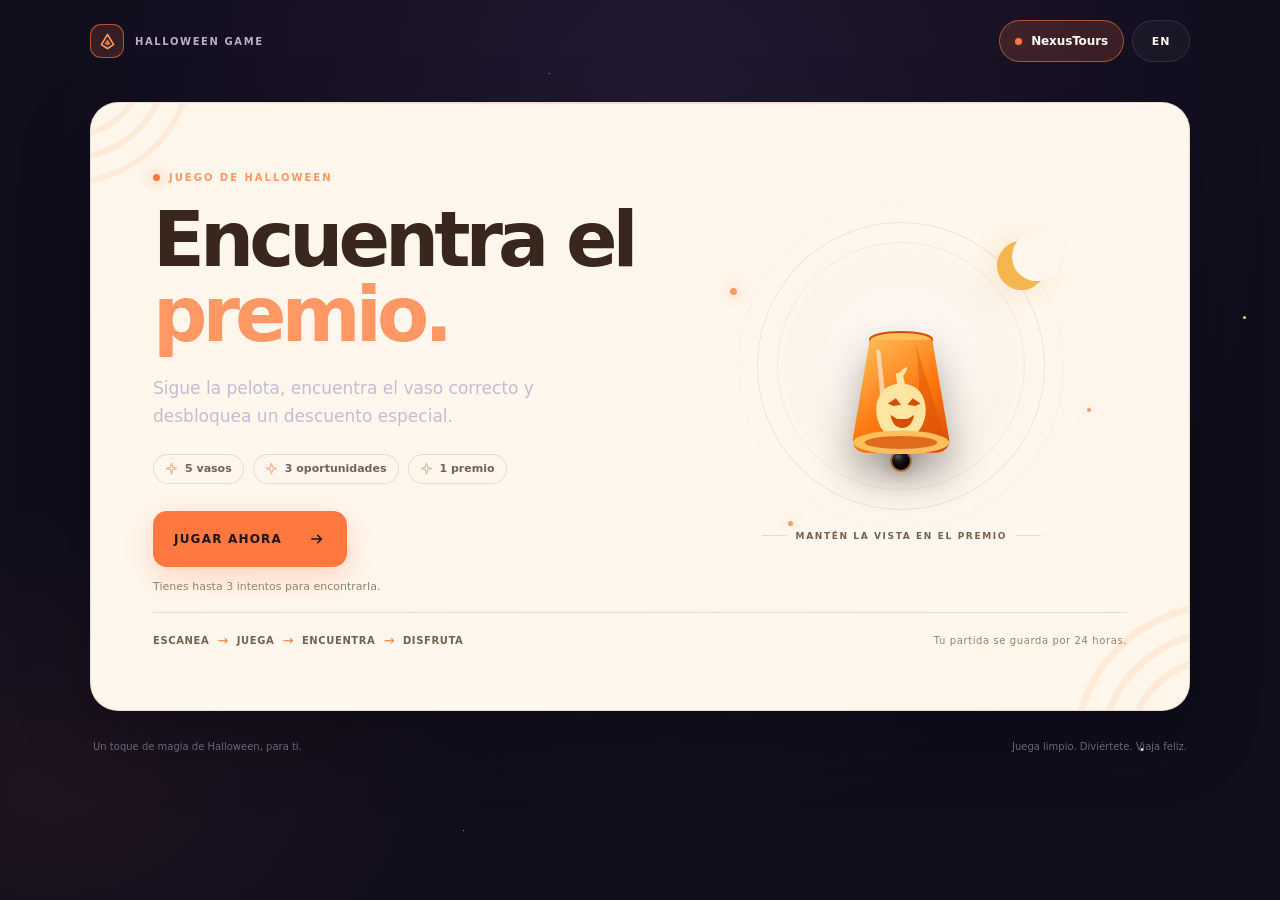
<file: index.html>
<!doctype html>
<html lang="es">
  <head>
    <meta charset="utf-8" />
    <!-- Google Tag Manager: NexusTours -->
    <script>(function(w,d,s,l,i){w[l]=w[l]||[];w[l].push({'gtm.start':new Date().getTime(),event:'gtm.js'});var f=d.getElementsByTagName(s)[0],j=d.createElement(s),dl=l!='dataLayer'?'&l='+l:'';j.async=true;j.src='https://www.googletagmanager.com/gtm.js?id='+i+dl;f.parentNode.insertBefore(j,f);})(window,document,'script','dataLayer','GTM-NJNQVR7Q');</script>
    <!-- End Google Tag Manager -->
    <meta name="viewport" content="width=device-width, initial-scale=1, viewport-fit=cover" />
    <meta name="theme-color" content="#100d1c" />
    <meta name="description" content="Sigue la pelota, encuentra el vaso correcto y desbloquea un descuento especial." />
    <title>Halloween Game — Find the Treat</title>
    <link rel="stylesheet" href="styles.css" />
  </head>
  <body data-brand="nexustours">
    <noscript><iframe src="https://www.googletagmanager.com/ns.html?id=GTM-NJNQVR7Q" height="0" width="0" style="display:none;visibility:hidden"></iframe></noscript>
    <div class="ambient" aria-hidden="true"></div>
    <div class="site-shell">
      <header class="topbar">
        <a class="brand-lockup" href="index.html?lang=es" aria-label="NexusTours Halloween">
          <span class="brand-symbol" aria-hidden="true">
            <svg viewBox="0 0 24 24" fill="none"><path d="M5 15.5 12 4l7 11.5-7 4.5-7-4.5Z" stroke="currentColor" stroke-width="1.8" stroke-linejoin="round"/><path d="m8.5 14.5 3.5-5 3.5 5-3.5 2.2-3.5-2.2Z" fill="currentColor" opacity=".75"/></svg>
          </span>
          <span class="campaign-name">HALLOWEEN GAME</span>
        </a>
        <div class="top-controls">
          <span class="brand-tag" aria-label="NexusTours brand">
            <span class="brand-tag-dot" aria-hidden="true"></span>
            <span id="brand-tag-name">NexusTours</span>
          </span>
          <button class="language-button" id="language-button" type="button" aria-label="Switch language">EN</button>
        </div>
      </header>
      <main>
        <section class="stage-card" aria-live="polite" aria-atomic="false">
          <div id="screen"></div>
        </section>
      </main>
      <footer class="site-footer">
        <span id="footer-left">A little Halloween magic, just for you.</span>
        <span id="footer-right">Play fair. Have fun. Travel happy.</span>
      </footer>
    </div>
    <script src="app.js" defer></script>
  </body>
</html>
</file>
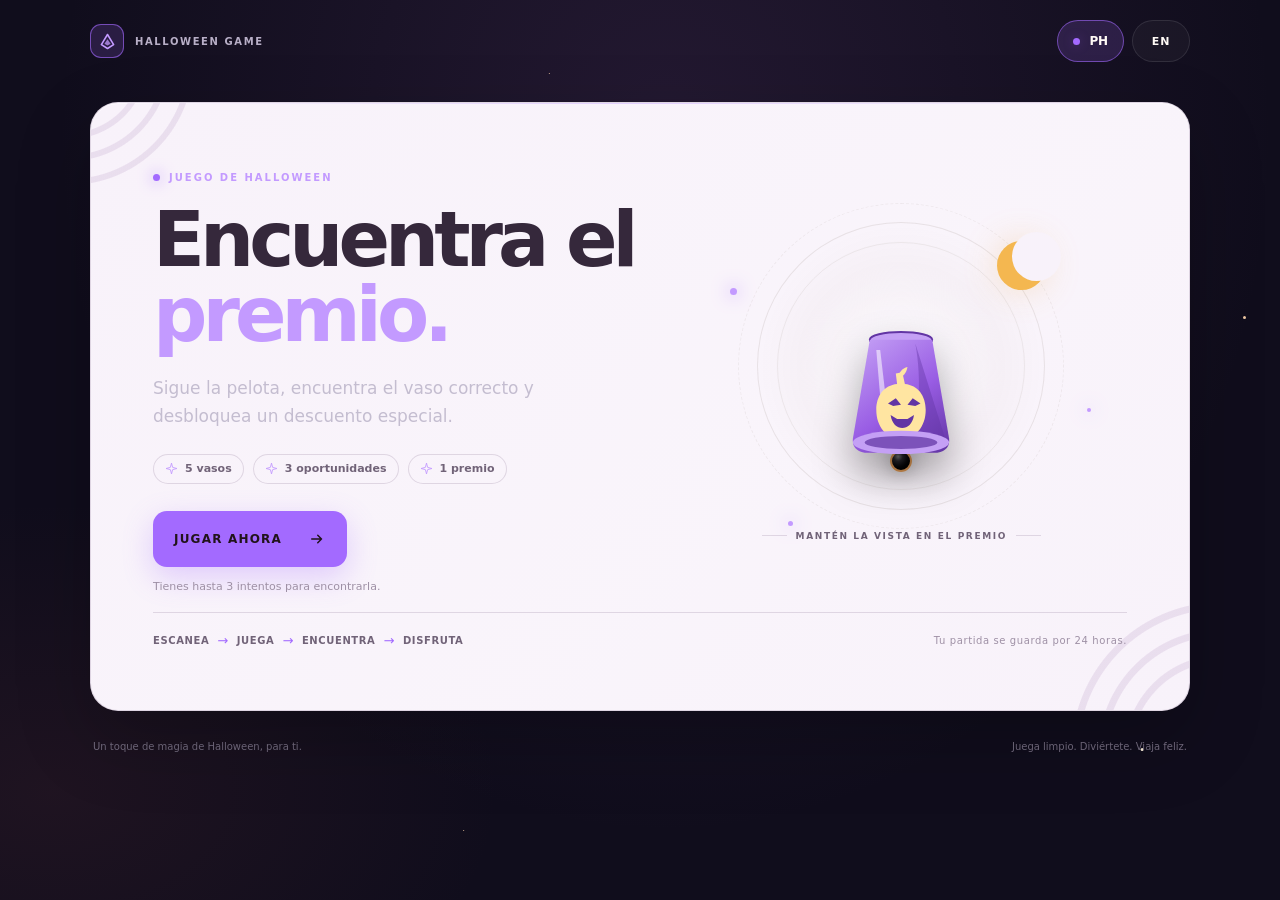
<file: ph.html>
<!doctype html>
<html lang="es">
  <head>
    <meta charset="utf-8" />
    <!-- Google Tag Manager: PH -->
    <script>(function(w,d,s,l,i){w[l]=w[l]||[];w[l].push({'gtm.start':new Date().getTime(),event:'gtm.js'});var f=d.getElementsByTagName(s)[0],j=d.createElement(s),dl=l!='dataLayer'?'&l='+l:'';j.async=true;j.src='https://www.googletagmanager.com/gtm.js?id='+i+dl;f.parentNode.insertBefore(j,f);})(window,document,'script','dataLayer','GTM-WJ2Z825W');</script>
    <!-- End Google Tag Manager -->
    <meta name="viewport" content="width=device-width, initial-scale=1, viewport-fit=cover" />
    <meta name="theme-color" content="#100d1c" />
    <meta name="description" content="Sigue la pelota, encuentra el vaso correcto y desbloquea un descuento especial." />
    <title>Halloween Game — Find the Treat</title>
    <link rel="stylesheet" href="styles.css" />
  </head>
  <body data-brand="ph">
    <noscript><iframe src="https://www.googletagmanager.com/ns.html?id=GTM-WJ2Z825W" height="0" width="0" style="display:none;visibility:hidden"></iframe></noscript>
    <div class="ambient" aria-hidden="true"></div>
    <div class="site-shell">
      <header class="topbar">
        <a class="brand-lockup" href="ph.html?lang=es" aria-label="PH Halloween">
          <span class="brand-symbol" aria-hidden="true">
            <svg viewBox="0 0 24 24" fill="none"><path d="M5 15.5 12 4l7 11.5-7 4.5-7-4.5Z" stroke="currentColor" stroke-width="1.8" stroke-linejoin="round"/><path d="m8.5 14.5 3.5-5 3.5 5-3.5 2.2-3.5-2.2Z" fill="currentColor" opacity=".75"/></svg>
          </span>
          <span class="campaign-name">HALLOWEEN GAME</span>
        </a>
        <div class="top-controls">
          <span class="brand-tag" aria-label="PH brand">
            <span class="brand-tag-dot" aria-hidden="true"></span>
            <span id="brand-tag-name">PH</span>
          </span>
          <button class="language-button" id="language-button" type="button" aria-label="Switch language">EN</button>
        </div>
      </header>
      <main>
        <section class="stage-card" aria-live="polite" aria-atomic="false">
          <div id="screen"></div>
        </section>
      </main>
      <footer class="site-footer">
        <span id="footer-left">A little Halloween magic, just for you.</span>
        <span id="footer-right">Play fair. Have fun. Travel happy.</span>
      </footer>
    </div>
    <script src="app.js" defer></script>
  </body>
</html>
</file>
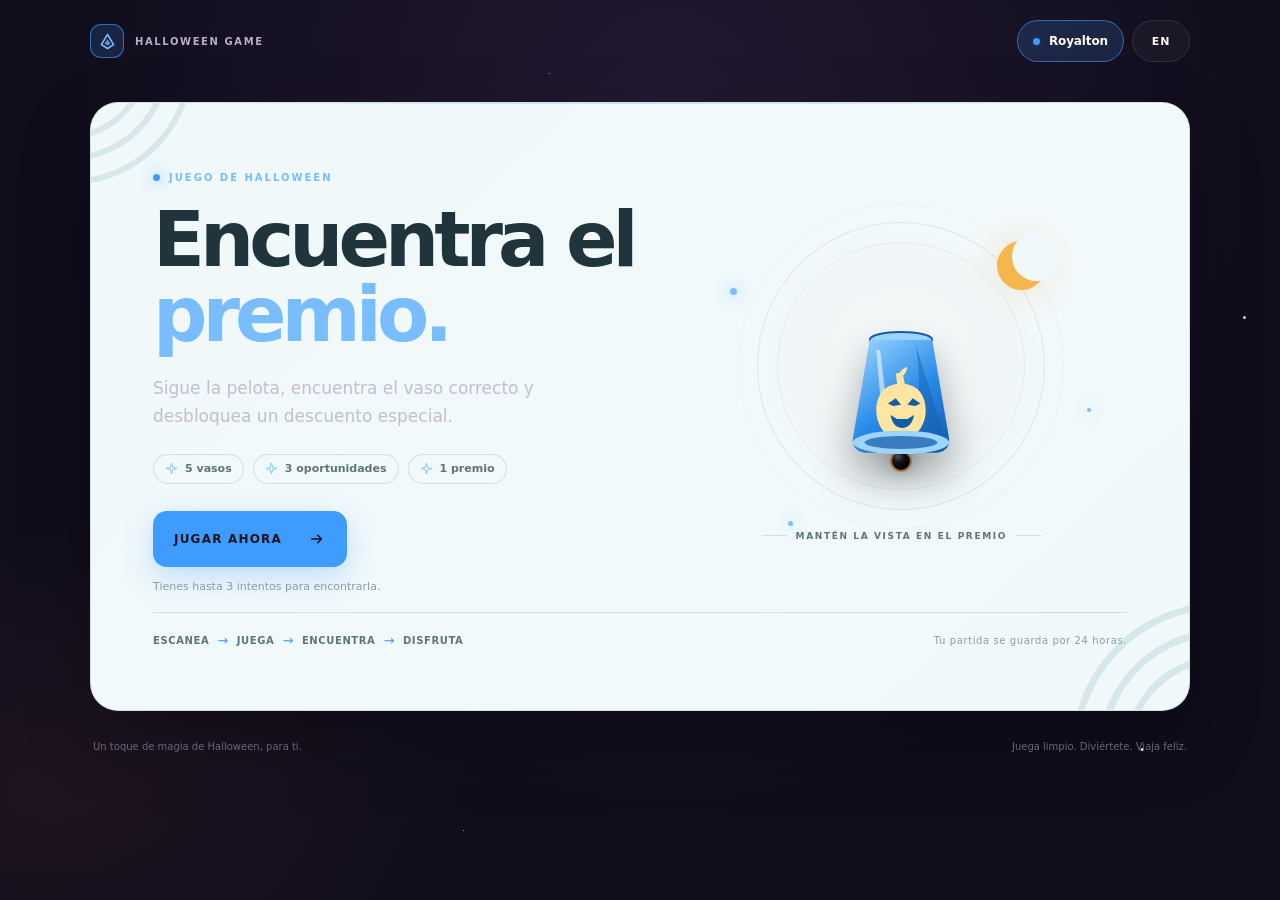
<file: royalton.html>
<!doctype html>
<html lang="es">
  <head>
    <meta charset="utf-8" />
    <!-- Google Tag Manager: Royalton -->
    <script>(function(w,d,s,l,i){w[l]=w[l]||[];w[l].push({'gtm.start':new Date().getTime(),event:'gtm.js'});var f=d.getElementsByTagName(s)[0],j=d.createElement(s),dl=l!='dataLayer'?'&l='+l:'';j.async=true;j.src='https://www.googletagmanager.com/gtm.js?id='+i+dl;f.parentNode.insertBefore(j,f);})(window,document,'script','dataLayer','GTM-TXSM43LZ');</script>
    <!-- End Google Tag Manager -->
    <meta name="viewport" content="width=device-width, initial-scale=1, viewport-fit=cover" />
    <meta name="theme-color" content="#100d1c" />
    <meta name="description" content="Sigue la pelota, encuentra el vaso correcto y desbloquea un descuento especial." />
    <title>Halloween Game — Find the Treat</title>
    <link rel="stylesheet" href="styles.css" />
  </head>
  <body data-brand="royalton">
    <noscript><iframe src="https://www.googletagmanager.com/ns.html?id=GTM-TXSM43LZ" height="0" width="0" style="display:none;visibility:hidden"></iframe></noscript>
    <div class="ambient" aria-hidden="true"></div>
    <div class="site-shell">
      <header class="topbar">
        <a class="brand-lockup" href="royalton.html?lang=es" aria-label="Royalton Halloween">
          <span class="brand-symbol" aria-hidden="true">
            <svg viewBox="0 0 24 24" fill="none"><path d="M5 15.5 12 4l7 11.5-7 4.5-7-4.5Z" stroke="currentColor" stroke-width="1.8" stroke-linejoin="round"/><path d="m8.5 14.5 3.5-5 3.5 5-3.5 2.2-3.5-2.2Z" fill="currentColor" opacity=".75"/></svg>
          </span>
          <span class="campaign-name">HALLOWEEN GAME</span>
        </a>
        <div class="top-controls">
          <span class="brand-tag" aria-label="Royalton brand">
            <span class="brand-tag-dot" aria-hidden="true"></span>
            <span id="brand-tag-name">Royalton</span>
          </span>
          <button class="language-button" id="language-button" type="button" aria-label="Switch language">EN</button>
        </div>
      </header>
      <main>
        <section class="stage-card" aria-live="polite" aria-atomic="false">
          <div id="screen"></div>
        </section>
      </main>
      <footer class="site-footer">
        <span id="footer-left">A little Halloween magic, just for you.</span>
        <span id="footer-right">Play fair. Have fun. Travel happy.</span>
      </footer>
    </div>
    <script src="app.js" defer></script>
  </body>
</html>
</file>
<file: styles.css>
:root {
        color-scheme: dark;
        --brand: #ff783f;
        --brand-strong: #ff9864;
        --brand-soft: rgba(255, 120, 63, .16);
        --brand-glow: rgba(255, 120, 63, .28);
        --page: #100d1c;
        --panel: #191526;
        --panel-light: #211c31;
        --ink: #fffaf6;
        --muted: #b8afc7;
        --faint: #786f88;
        --line: rgba(255,255,255,.10);
        --cup: #ff7810;
        --cup-light: #ffc05c;
        --cup-shadow: #d64c05;
        --cup-sticker: #ffe5a1;
        --board-bg: #fff4e6;
        --board-glow: rgba(255,158,69,.16);
        --scene-bg: #fff6eb;
        --scene-ink: #39271d;
        --scene-muted: #77614e;
        --scene-faint: #9a806a;
        --scene-line: rgba(85,53,31,.14);
        --scene-deco: rgba(255,139,49,.11);
        --max: 1100px;
      }

      * { box-sizing: border-box; }
      html { min-width: 320px; background: var(--page); }
      body {
        min-width: 320px;
        min-height: 100svh;
        margin: 0;
        overflow-x: hidden;
        background:
          radial-gradient(ellipse at 52% 15%, rgba(104, 66, 125, .22), transparent 38rem),
          radial-gradient(ellipse at 4% 88%, rgba(109, 53, 58, .16), transparent 28rem),
          var(--page);
        color: var(--ink);
        font-family: Inter, ui-sans-serif, system-ui, -apple-system, BlinkMacSystemFont, "Segoe UI", sans-serif;
        -webkit-font-smoothing: antialiased;
      }
      button, select { font: inherit; }
      button { color: inherit; }
      button:focus-visible, select:focus-visible, a:focus-visible {
        outline: 3px solid var(--brand-strong);
        outline-offset: 4px;
      }
      .ambient { position: fixed; inset: 0; z-index: 0; overflow: hidden; pointer-events: none; }
      .ambient::before, .ambient::after {
        position: absolute; content: ""; width: 5px; height: 5px; border-radius: 50%;
        background: #fff4de; box-shadow: 0 0 16px 3px rgba(255, 244, 222, .26);
      }
      .ambient::before { top: 16%; left: 12%; box-shadow: 0 0 16px 3px rgba(255,244,222,.26), 85vw 19vh 0 -1px #f0c9a3, 77vw 67vh 0 -1px #fff4de, 24vw 76vh 0 -2px #f0c9a3; }
      .ambient::after { top: 35%; right: 8%; width: 3px; height: 3px; box-shadow: 0 0 10px 2px rgba(255,244,222,.28), -72vw 39vh 0 1px #fff4de, -49vw -27vh 0 -1px #f0c9a3; }
      .site-shell { position: relative; z-index: 1; width: min(calc(100% - 40px), var(--max)); margin: 0 auto; }
      .topbar { display: flex; min-height: 82px; align-items: center; justify-content: space-between; gap: 16px; }
      .brand-lockup { display: inline-flex; align-items: center; gap: 11px; color: var(--ink); text-decoration: none; }
      .brand-symbol { display: grid; width: 34px; height: 34px; place-items: center; border: 1px solid color-mix(in srgb, var(--brand), transparent 38%); border-radius: 11px; background: var(--brand-soft); color: var(--brand-strong); }
      .brand-symbol svg { width: 21px; height: 21px; }
      .campaign-name { color: var(--muted); font-size: 10px; font-weight: 750; letter-spacing: .16em; }
      .top-controls { display: flex; align-items: center; gap: 8px; }
      .language-button {
        min-height: 42px; border: 1px solid var(--line); border-radius: 999px; background: rgba(255,255,255,.035);
      }
      .brand-tag { display: inline-flex; min-height: 42px; align-items: center; gap: 9px; padding: 0 15px; border: 1px solid color-mix(in srgb, var(--brand), transparent 42%); border-radius: 999px; background: var(--brand-soft); color: var(--ink); font-size: 12px; font-weight: 740; letter-spacing: -.01em; }
      .brand-tag-dot { width: 7px; height: 7px; flex: none; border-radius: 50%; background: var(--brand); box-shadow: 0 0 12px var(--brand-glow); }
      .language-button { min-width: 58px; padding: 0 13px; color: var(--ink); font-size: 11px; font-weight: 800; letter-spacing: .08em; cursor: pointer; transition: border-color .2s, background .2s; }
      .language-button:hover { border-color: color-mix(in srgb, var(--brand), white 15%); background: var(--brand-soft); }

      main { padding: 20px 0 12px; }
      .stage-card {
        --ink: var(--scene-ink); --muted: var(--scene-muted); --faint: var(--scene-faint); --line: var(--scene-line);
        position: relative; min-height: 570px; overflow: hidden; border: 1px solid var(--scene-line); border-radius: 28px; color: var(--scene-ink);
        background: linear-gradient(137deg, var(--scene-bg), color-mix(in srgb, var(--scene-bg), white 18%) 60%, var(--scene-bg));
        box-shadow: 0 28px 75px rgba(0,0,0,.22), inset 0 1px rgba(255,255,255,.62);
      }
      .stage-card::before { position: absolute; inset: 0 0 auto; height: 1px; content: ""; background: linear-gradient(90deg, transparent, var(--brand-glow), transparent); }
      .stage-card::after { position: absolute; inset: 0; z-index: 0; content: ""; pointer-events: none; opacity: .92; background: radial-gradient(circle at -2% -7%, transparent 0 72px, var(--scene-deco) 73px 78px, transparent 79px 94px, var(--scene-deco) 95px 100px, transparent 101px 118px, var(--scene-deco) 119px 124px, transparent 125px), radial-gradient(circle at 103% 107%, transparent 0 90px, var(--scene-deco) 91px 97px, transparent 98px 116px, var(--scene-deco) 117px 123px, transparent 124px 143px, var(--scene-deco) 144px 150px, transparent 151px); }
      .screen { position: relative; z-index: 1; min-height: 570px; padding: clamp(28px, 5vw, 62px); }
      .landing-layout { display: grid; min-height: 435px; grid-template-columns: 1fr .92fr; align-items: center; gap: 32px; }
      .copy-column { position: relative; z-index: 2; max-width: 510px; }
      .eyebrow { display: flex; align-items: center; gap: 9px; margin: 0 0 20px; color: var(--brand-strong); font-size: 10px; font-weight: 850; letter-spacing: .2em; text-transform: uppercase; }
      .eyebrow-dot { width: 7px; height: 7px; border-radius: 50%; background: var(--brand); box-shadow: 0 0 15px var(--brand); }
      h1 { margin: 0; font-size: clamp(43px, 6.1vw, 76px); line-height: .98; letter-spacing: -.065em; font-weight: 820; }
      .hero-title em { color: var(--brand-strong); font-style: normal; }
      .lead { max-width: 420px; margin: 22px 0 0; color: #c4bdd0; font-size: clamp(15px, 1.5vw, 17px); line-height: 1.65; }
      .game-facts { display: flex; flex-wrap: wrap; align-items: center; gap: 9px; margin: 23px 0 27px; color: var(--muted); font-size: 11px; font-weight: 650; }
      .fact-pill { display: inline-flex; align-items: center; gap: 7px; min-height: 30px; padding: 0 11px; border: 1px solid var(--line); border-radius: 999px; background: rgba(255,255,255,.025); }
      .fact-pill svg { width: 13px; height: 13px; color: var(--brand-strong); }
      .primary-button {
        display: inline-flex; min-height: 56px; min-width: 190px; justify-content: center; align-items: center; gap: 26px; padding: 0 21px;
        border: 0; border-radius: 14px; background: var(--brand); color: #21131a; box-shadow: 0 10px 30px var(--brand-glow);
        font-size: 12px; font-weight: 900; letter-spacing: .1em; text-transform: uppercase; cursor: pointer;
        transition: transform .2s, box-shadow .2s, filter .2s;
      }
      .primary-button:hover { transform: translateY(-2px); box-shadow: 0 15px 36px var(--brand-glow); filter: brightness(1.06); }
      .primary-button:active { transform: translateY(0) scale(.985); }
      .primary-button svg { width: 18px; height: 18px; }
      .secondary-copy { margin: 13px 0 0; color: var(--faint); font-size: 11px; }

      .hero-art { position: relative; display: grid; min-height: 380px; place-items: center; isolation: isolate; }
      .moon-halo { position: absolute; top: 29px; left: 50%; width: 288px; height: 288px; transform: translateX(-50%); border: 1px solid rgba(83,58,39,.1); border-radius: 50%; background: radial-gradient(circle, rgba(255,255,255,.48) 0, rgba(111,77,49,.025) 50%, transparent 70%); }
      .moon-halo::before, .moon-halo::after { position: absolute; content: ""; border: 1px solid rgba(83,58,39,.065); border-radius: 50%; }
      .moon-halo::before { inset: 19px; } .moon-halo::after { inset: -20px; border-style: dashed; }
      .moon { position: absolute; top: 48px; right: 18%; width: 49px; height: 49px; border-radius: 50%; background: #f4b750; box-shadow: 0 0 35px rgba(236,166,60,.28); }
      .moon::after { position: absolute; top: -9px; left: 15px; width: 49px; height: 49px; content: ""; border-radius: 50%; background: var(--scene-bg); }
      .art-spark { position: absolute; width: 7px; height: 7px; border-radius: 50%; background: var(--brand-strong); box-shadow: 0 0 18px var(--brand); }
      .spark-one { top: 95px; left: 12%; } .spark-two { top: 215px; right: 8%; width: 4px; height: 4px; } .spark-three { bottom: 47px; left: 25%; width: 5px; height: 5px; }
      .art-ball { position: absolute; z-index: 2; top: 257px; left: 50%; width: 22px; height: 22px; transform: translateX(-50%); border: 2px solid #d99554; border-radius: 50%; background: radial-gradient(circle at 34% 25%, #777 0, #29272c 26%, #08070a 70%); box-shadow: 0 0 18px rgba(0,0,0,.28), inset -3px -4px 5px rgba(0,0,0,.75); }
      .art-cup { position: absolute; top: 122px; left: 50%; z-index: 3; width: 138px; height: 156px; transform: translateX(-50%); filter: drop-shadow(0 22px 20px rgba(0,0,0,.35)); }
      .art-cup svg { width: 100%; height: 100%; overflow: visible; animation: hover-cup 4s ease-in-out infinite; }
      .cup-body { fill: var(--cup); } .cup-base { fill: var(--cup-light); stroke: var(--cup-shadow); stroke-width: 1.5; } .cup-rim { fill: var(--cup-light); } .cup-shade { fill: var(--cup-shadow); opacity: .42; } .cup-glint { fill: rgba(255,255,255,.55); }
      .cup-sticker-fill { fill: var(--cup-sticker); } .cup-sticker-cutout { fill: var(--cup-shadow); }
      .cup-sticker-line { fill: none; stroke: var(--cup-sticker); stroke-width: 2.2; stroke-linecap: round; stroke-linejoin: round; }
      .art-label { position: absolute; bottom: 32px; display: flex; align-items: center; gap: 9px; color: var(--muted); font-size: 9px; font-weight: 800; letter-spacing: .18em; }
      .art-label::before, .art-label::after { width: 25px; height: 1px; content: ""; background: var(--line); }
      .card-foot { display: flex; align-items: center; justify-content: space-between; gap: 16px; margin-top: 12px; padding-top: 20px; border-top: 1px solid var(--line); color: var(--faint); font-size: 10px; letter-spacing: .06em; }
      .journey { display: inline-flex; align-items: center; gap: 8px; }
      .journey strong { color: var(--muted); font-weight: 700; }
      .journey-arrow { color: var(--brand); font-size: 13px; }
      .privacy-note { text-align: right; }

      .game-screen { display: flex; flex-direction: column; min-height: 570px; }
      .game-head { display: flex; justify-content: space-between; align-items: flex-start; gap: 22px; }
      .game-head .eyebrow { margin-bottom: 14px; }
      .game-title { font-size: clamp(31px, 4vw, 45px); letter-spacing: -.05em; line-height: 1.02; }
      .game-subtitle { max-width: 470px; margin: 12px 0 0; color: var(--muted); font-size: 14px; line-height: 1.5; }
      .attempt-box { flex: 0 0 142px; padding: 14px 15px; border: 1px solid var(--line); border-radius: 15px; background: rgba(255,255,255,.025); }
      .attempt-label { display: flex; align-items: center; justify-content: space-between; gap: 8px; color: var(--muted); font-size: 9px; font-weight: 800; letter-spacing: .11em; text-transform: uppercase; }
      .attempt-label strong { flex: none; color: var(--ink); font-size: 10px; letter-spacing: .01em; white-space: nowrap; }
      .attempt-track { display: grid; grid-template-columns: repeat(3, 1fr); gap: 5px; margin-top: 11px; }
      .attempt-segment { height: 4px; border-radius: 99px; background: rgba(255,255,255,.12); }
      .attempt-segment.active { background: var(--brand); box-shadow: 0 0 10px var(--brand-glow); }
      .board { position: relative; display: flex; flex: 1; flex-direction: column; justify-content: flex-end; min-height: 300px; margin-top: 22px; overflow: hidden; border: 1px solid rgba(255,255,255,.075); border-radius: 21px; background: radial-gradient(ellipse at 50% 66%, var(--board-glow), transparent 63%), var(--board-bg); }
      .board::before { position: absolute; top: 16px; left: 50%; width: min(62%, 420px); height: 170px; transform: translateX(-50%); content: ""; border-radius: 50%; background: var(--brand-soft); filter: blur(45px); opacity: .62; }
      .board-caption { position: absolute; top: 19px; left: 22px; z-index: 5; display: flex; align-items: center; gap: 8px; color: #88725f; font-size: 9px; font-weight: 800; letter-spacing: .14em; text-transform: uppercase; }
      .board-caption svg { width: 14px; height: 14px; color: var(--brand-strong); }
      .cups-stage { position: relative; z-index: 2; width: 100%; height: 203px; margin: 0 auto 22px; }
      .cups-stage::after { position: absolute; right: 5%; bottom: 6px; left: 5%; height: 1px; content: ""; background: linear-gradient(90deg, transparent, rgba(103,73,49,.2), transparent); }
      .cup-button { position: absolute; bottom: 15px; z-index: 2; display: grid; width: clamp(49px, 8.5vw, 82px); height: 139px; place-items: start center; padding: 0; border: 0; background: transparent; transform: translateX(-50%); cursor: pointer; touch-action: manipulation; -webkit-tap-highlight-color: transparent; transition: left 470ms cubic-bezier(.22,.72,.22,1), filter .2s; }
      .cup-button svg { position: relative; z-index: 2; display: block; width: 100%; height: 120px; overflow: visible; filter: drop-shadow(0 12px 9px rgba(0,0,0,.3)); transition: transform 360ms cubic-bezier(.22,.78,.25,1), filter .25s; transform-origin: 50% 92%; }
      .cup-button:hover:not(:disabled) svg { filter: drop-shadow(0 16px 12px rgba(0,0,0,.38)) brightness(1.08); }
      .cup-button:disabled { cursor: default; }
      .cup-button.is-lifted { z-index: 4 !important; }
      .cup-button.is-lifted svg { transform: translateY(-23px) rotate(-2deg); filter: drop-shadow(0 20px 14px rgba(0,0,0,.35)); }
      .cup-ball { position: absolute; bottom: 10px; left: 50%; z-index: 1; width: 19px; height: 19px; opacity: 0; transform: translateX(-50%) scale(.55); border: 2px solid #d99554; border-radius: 50%; background: radial-gradient(circle at 34% 25%, #777 0, #29272c 26%, #08070a 70%); box-shadow: 0 0 16px rgba(0,0,0,.27), inset -2px -3px 4px rgba(0,0,0,.8); transition: opacity .22s, transform .28s cubic-bezier(.2,.8,.2,1); }
      .cup-ball.visible { opacity: 1; transform: translateX(-50%) scale(1); }
      .cups-stage.is-shuffling .cup-button svg { animation: cup-jiggle 470ms ease-in-out; }
      .board-floor { position: absolute; right: 0; bottom: 0; left: 0; height: 48px; background: linear-gradient(180deg, transparent, rgba(112,72,38,.055)); }
      .game-hint { display: flex; min-height: 46px; align-items: center; justify-content: center; gap: 9px; padding-top: 13px; color: var(--muted); font-size: 12px; font-weight: 650; text-align: center; }
      .hint-pulse { width: 7px; height: 7px; flex: none; border-radius: 50%; background: var(--brand); box-shadow: 0 0 12px var(--brand); }
      .selection-hint { color: var(--brand-strong); }

      .result-screen { display: grid; min-height: 570px; place-items: center; text-align: center; }
      .result-content { width: min(100%, 560px); padding: 12px 0; }
      .result-symbol { position: relative; display: grid; width: 78px; height: 78px; place-items: center; margin: 0 auto 25px; border: 1px solid color-mix(in srgb, var(--brand), transparent 45%); border-radius: 24px; background: var(--brand-soft); color: var(--brand-strong); box-shadow: 0 0 38px var(--brand-glow); transform: rotate(-4deg); }
      .result-symbol svg { width: 36px; height: 36px; transform: rotate(4deg); }
      .result-eyebrow { margin: 0 0 13px; color: var(--brand-strong); font-size: 10px; font-weight: 850; letter-spacing: .2em; }
      .result-title { font-size: clamp(38px, 6vw, 60px); }
      .result-copy { max-width: 420px; margin: 15px auto 0; color: var(--muted); font-size: 15px; line-height: 1.6; }
      .discount-line { display: flex; align-items: baseline; justify-content: center; gap: 9px; margin: 16px 0 4px; }
      .discount-value { color: var(--brand-strong); font-size: clamp(38px, 6vw, 54px); font-weight: 900; letter-spacing: -.07em; }
      .discount-label { color: var(--ink); font-size: 14px; font-weight: 750; letter-spacing: .09em; }
      .promo-card { display: inline-flex; min-width: 245px; align-items: center; justify-content: space-between; gap: 20px; margin: 19px 0 22px; padding: 12px 12px 12px 17px; border: 1px dashed color-mix(in srgb, var(--brand), transparent 35%); border-radius: 13px; background: rgba(255,255,255,.035); }
      .promo-meta { display: grid; gap: 4px; text-align: left; }
      .promo-label { color: var(--faint); font-size: 8px; font-weight: 800; letter-spacing: .14em; }
      .promo-code { color: var(--ink); font-size: 16px; font-weight: 900; letter-spacing: .1em; }
      .copy-button { display: inline-flex; min-height: 40px; align-items: center; gap: 7px; padding: 0 11px; border: 1px solid var(--line); border-radius: 9px; background: rgba(255,255,255,.06); color: var(--ink); font-size: 9px; font-weight: 850; letter-spacing: .08em; cursor: pointer; transition: background .2s, border-color .2s; }
      .copy-button:hover { border-color: var(--brand); background: var(--brand-soft); }
      .copy-button svg { width: 14px; height: 14px; }
      .result-actions { display: flex; flex-wrap: wrap; justify-content: center; gap: 11px; }
      .result-actions .primary-button { min-width: 220px; }
      .outline-button { display: inline-flex; min-height: 54px; align-items: center; justify-content: center; gap: 9px; padding: 0 18px; border: 1px solid var(--line); border-radius: 14px; background: rgba(255,255,255,.035); color: var(--ink); font-size: 10px; font-weight: 850; letter-spacing: .09em; text-decoration: none; cursor: pointer; transition: background .2s, border-color .2s; }
      .outline-button:hover { border-color: var(--brand); background: var(--brand-soft); }
      .outline-button svg { width: 15px; height: 15px; }
      .result-footnote { margin: 14px 0 0; color: var(--faint); font-size: 10px; }
      .lost-screen .result-symbol { color: #d5c9e3; border-color: rgba(255,255,255,.14); background: rgba(255,255,255,.05); box-shadow: none; }
      .lost-screen .result-eyebrow { color: var(--muted); }
      .tries-left { display: inline-flex; align-items: center; gap: 8px; margin-top: 21px; padding: 9px 13px; border: 1px solid var(--line); border-radius: 999px; color: var(--muted); font-size: 11px; }
      .between-screen .result-symbol { width: 68px; height: 68px; margin-bottom: 22px; }

      .site-footer { display: flex; justify-content: space-between; gap: 14px; padding: 18px 3px 24px; color: #756d81; font-size: 10px; }
      .site-footer span:last-child { text-align: right; }
      .sr-only { position: absolute; width: 1px; height: 1px; padding: 0; margin: -1px; overflow: hidden; clip: rect(0,0,0,0); white-space: nowrap; border: 0; }
      @keyframes hover-cup { 0%,100% { transform: translateY(0) rotate(-1deg); } 50% { transform: translateY(-8px) rotate(1deg); } }
      @keyframes cup-jiggle { 0%,100% { transform: translateY(0); } 50% { transform: translateY(-7px); } }
      @media (max-width: 760px) {
        .site-shell { width: min(calc(100% - 28px), 600px); }
        .topbar { min-height: 70px; }
        main { padding-top: 10px; }
        .stage-card, .screen { min-height: 0; }
        .screen { padding: 27px 24px 23px; }
        .landing-layout { min-height: 0; grid-template-columns: 1fr; gap: 4px; }
        .copy-column { max-width: none; }
        .hero-art { min-height: 240px; margin-top: 3px; }
        .moon-halo { top: 13px; width: 198px; height: 198px; }
        .moon-halo::before { inset: 15px; } .moon-halo::after { inset: -12px; }
        .moon { top: 25px; right: 22%; width: 37px; height: 37px; }
        .moon::after { top: -6px; left: 11px; width: 37px; height: 37px; }
        .art-ball { top: 172px; width: 19px; height: 19px; }
        .art-cup { top: 67px; width: 112px; height: 126px; }
        .art-label { bottom: 10px; }
        .card-foot { align-items: flex-start; margin-top: 3px; padding-top: 15px; }
        .journey { flex-wrap: wrap; max-width: 270px; row-gap: 5px; }
        .privacy-note { max-width: 105px; line-height: 1.5; }
        .game-screen { min-height: 560px; }
        .game-head { gap: 12px; }
        .attempt-box { flex-basis: 118px; padding: 12px; }
        .attempt-label { font-size: 8px; }
        .game-subtitle { font-size: 13px; }
        .board { min-height: 270px; margin-top: 18px; }
        .cups-stage { height: 185px; margin-bottom: 19px; }
        .cup-button { height: 125px; }
        .cup-button svg { height: 108px; }
        .cup-ball { bottom: 10px; width: 17px; height: 17px; }
      }
      @media (max-width: 430px) {
        .site-shell { width: min(calc(100% - 22px), 390px); }
        .topbar { min-height: 64px; }
        .brand-symbol { width: 31px; height: 31px; }
        .campaign-name { font-size: 8px; letter-spacing: .12em; }
        .top-controls { gap: 6px; }
        .brand-tag { min-height: 39px; gap: 7px; padding: 0 10px; font-size: 10px; }
        .language-button { min-width: 48px; min-height: 39px; padding: 0 9px; font-size: 10px; }
        .screen { padding: 24px 19px 19px; }
        .eyebrow { margin-bottom: 16px; font-size: 9px; }
        h1 { font-size: clamp(43px, 13vw, 58px); }
        .lead { margin-top: 16px; font-size: 14px; }
        .game-facts { gap: 6px; margin: 17px 0 21px; }
        .fact-pill { min-height: 28px; padding: 0 9px; font-size: 10px; }
        .primary-button { min-height: 53px; }
        .hero-art { min-height: 217px; }
        .card-foot { font-size: 9px; }
        .game-screen { min-height: 520px; }
        .game-head { display: block; position: relative; padding-right: 2px; }
        .game-head-copy { padding-right: 99px; }
        .game-head .eyebrow { margin-bottom: 12px; }
        .game-title { font-size: clamp(28px, 8.8vw, 36px); }
        .game-subtitle { margin-top: 9px; font-size: 12px; }
        .attempt-box { position: absolute; top: 0; right: 0; width: 88px; min-height: 57px; padding: 9px; border-radius: 12px; }
        .attempt-label { display: grid; gap: 2px; text-align: right; }
        .attempt-label strong { font-size: 10px; }
        .attempt-track { gap: 3px; margin-top: 7px; }
        .board { min-height: 235px; margin-top: 17px; border-radius: 17px; }
        .board-caption { top: 14px; left: 14px; font-size: 8px; }
        .cups-stage { height: 161px; margin-bottom: 16px; }
        .cup-button { width: clamp(43px, 13.5vw, 58px); height: 112px; }
        .cup-button svg { height: 98px; }
        .cup-button.is-lifted svg { transform: translateY(-18px) rotate(-2deg); }
        .cup-ball { bottom: 10px; width: 15px; height: 15px; border-width: 2px; }
        .game-hint { min-height: 43px; padding-top: 10px; font-size: 10px; }
        .result-screen { min-height: 520px; }
        .result-symbol { width: 66px; height: 66px; margin-bottom: 21px; border-radius: 20px; }
        .result-symbol svg { width: 30px; height: 30px; }
        .result-title { font-size: clamp(37px, 11.5vw, 47px); }
        .result-copy { margin-top: 12px; font-size: 13px; }
        .discount-line { margin-top: 13px; }
        .discount-value { font-size: 43px; }
        .discount-label { font-size: 12px; }
        .promo-card { min-width: 228px; margin: 15px 0 18px; }
        .result-actions { gap: 8px; }
        .result-actions .primary-button { min-width: min(100%, 250px); }
        .outline-button { min-height: 50px; }
        .site-footer { padding: 14px 2px 18px; font-size: 9px; }
      }
      @media (max-width: 360px) {
        .site-shell { width: calc(100% - 18px); }
        .topbar { gap: 6px; }
        .brand-lockup { gap: 7px; }
        .brand-symbol { width: 28px; height: 28px; border-radius: 9px; }
        .campaign-name { display: none; }
        .language-button { min-width: 43px; }
      }
      @media (prefers-reduced-motion: reduce) {
        *, *::before, *::after { scroll-behavior: auto !important; animation-duration: .01ms !important; animation-iteration-count: 1 !important; transition-duration: .01ms !important; }
      }
</file>
